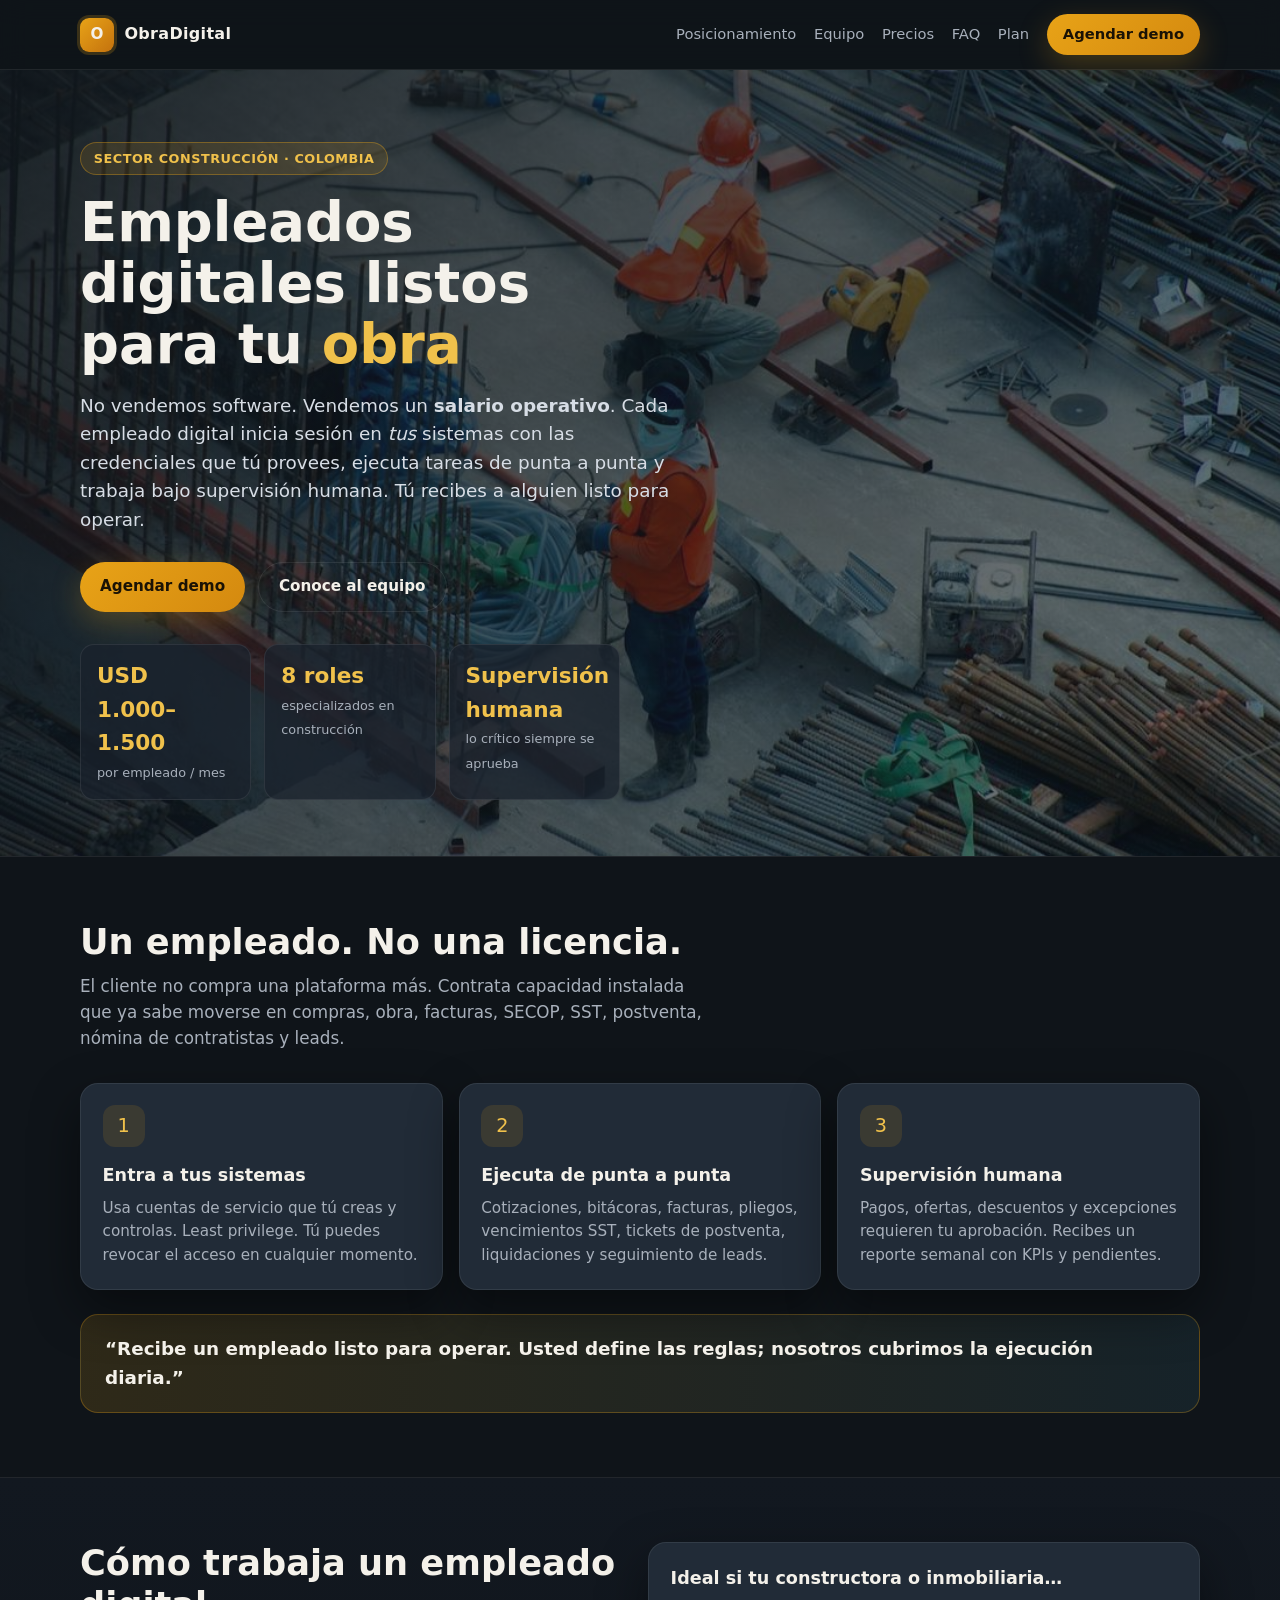
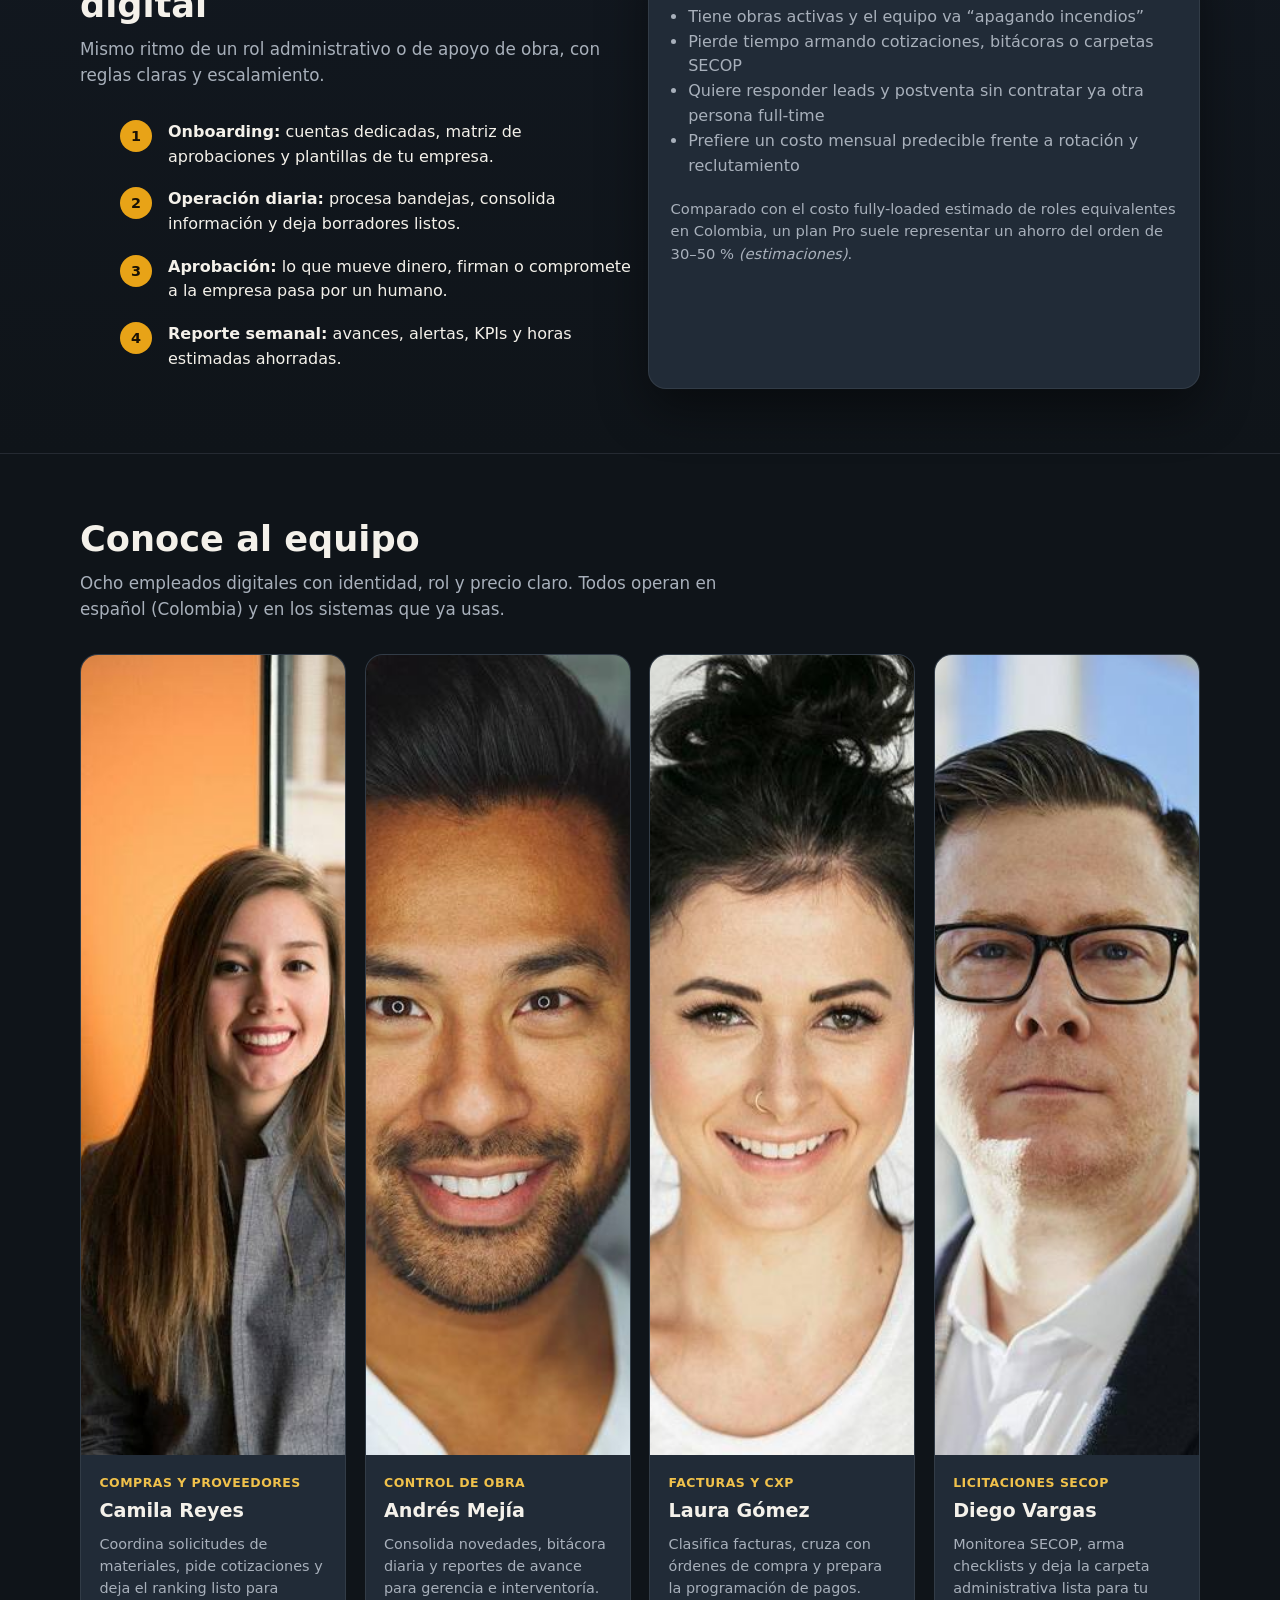
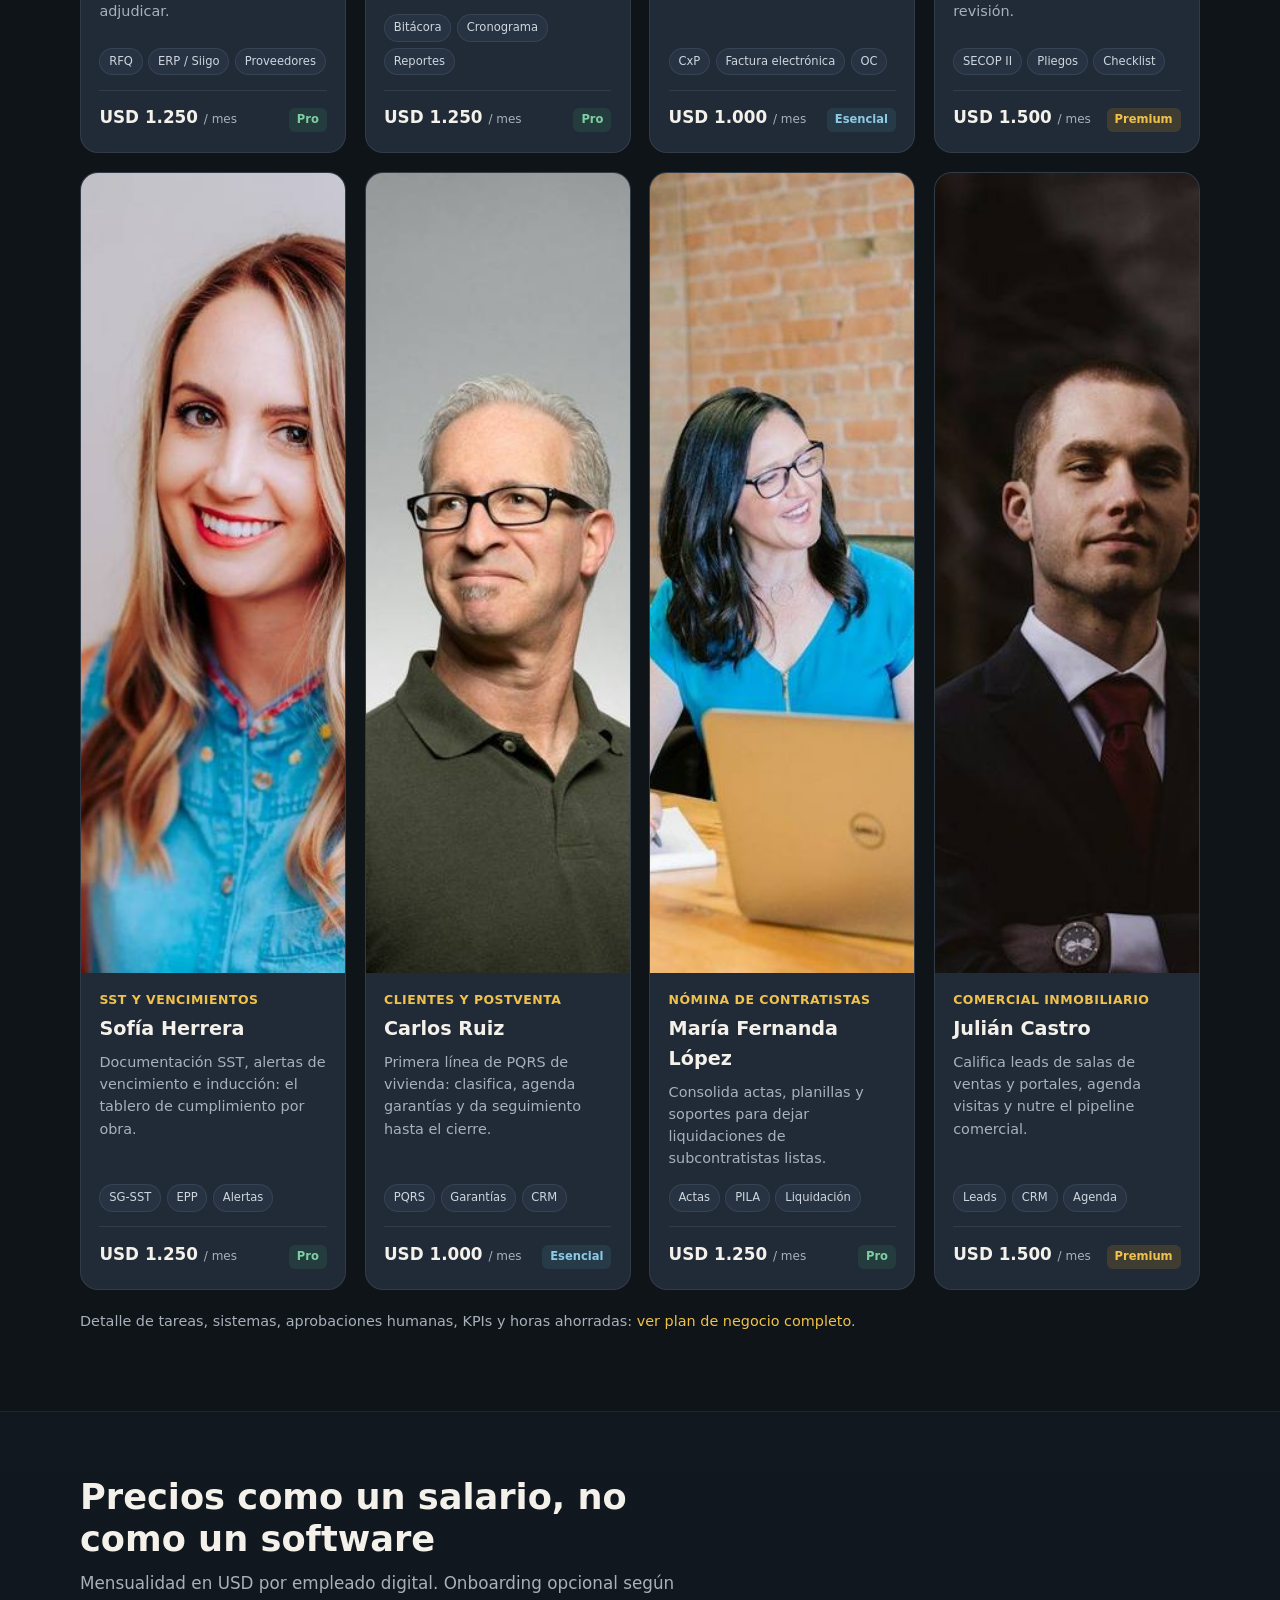
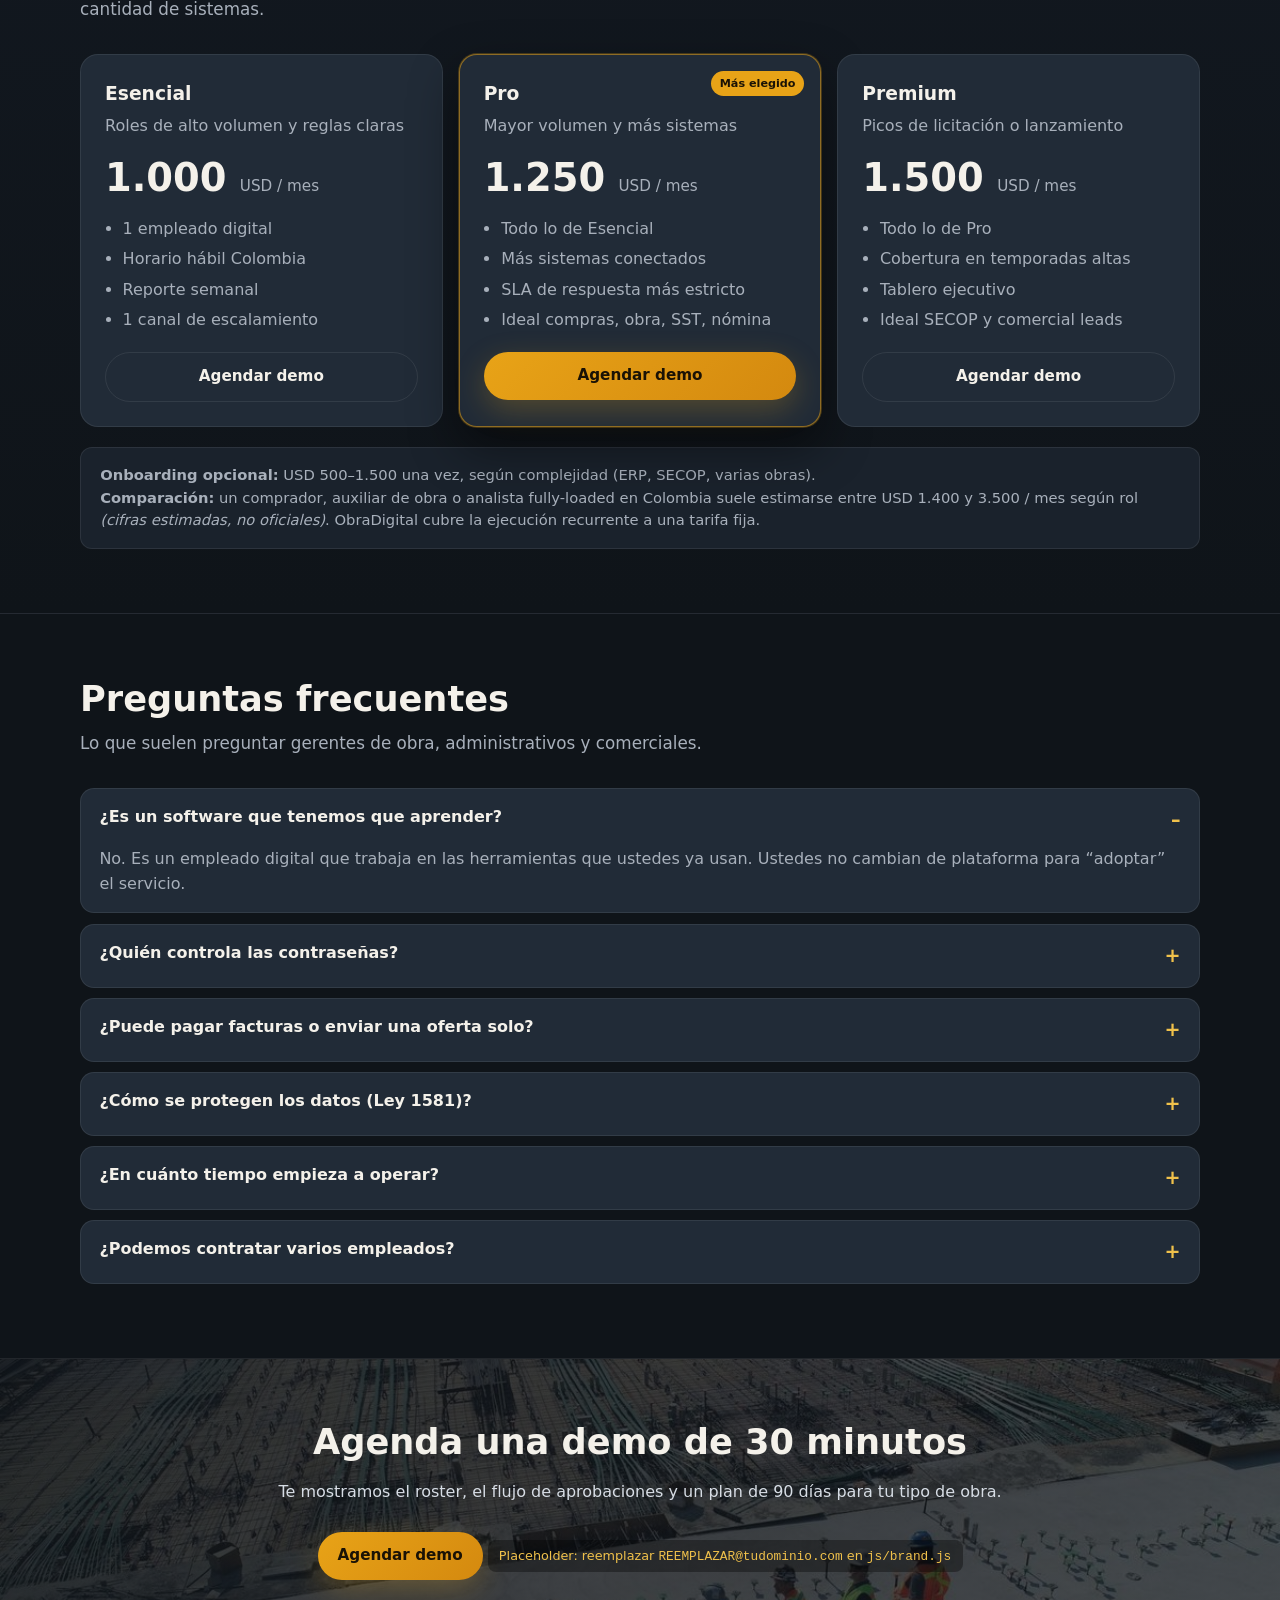
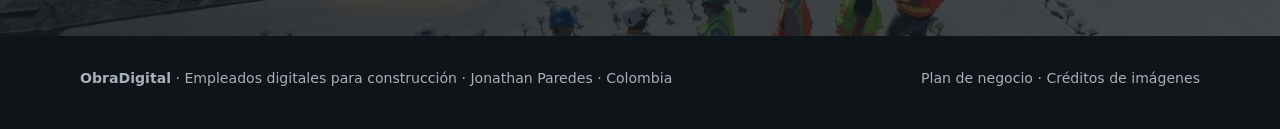
<file: index.html>
<!DOCTYPE html>
<html lang="es-CO">
<head>
  <meta charset="UTF-8" />
  <meta name="viewport" content="width=device-width, initial-scale=1" />
  <meta name="description" content="ObraDigital — Empleados digitales para constructoras e inmobiliarias en Colombia. Un salario operativo, no una licencia de software." />
  <title>ObraDigital — Empleados digitales para construcción</title>
  <link rel="stylesheet" href="css/styles.css" />
  <link rel="icon" href="data:image/svg+xml,%3Csvg xmlns='http://www.w3.org/2000/svg' viewBox='0 0 32 32'%3E%3Crect fill='%23e8a317' width='32' height='32' rx='8'/%3E%3Ctext x='16' y='22' text-anchor='middle' font-size='16' font-family='sans-serif' font-weight='700' fill='%231a1205'%3EO%3C/text%3E%3C/svg%3E" />
</head>
<body>
  <header class="nav">
    <div class="container nav-inner">
      <a class="logo" href="index.html">
        <span class="logo-mark">O</span>
        <span data-brand>ObraDigital</span>
      </a>
      <nav class="nav-links">
        <a class="hide-sm" href="#posicionamiento">Posicionamiento</a>
        <a href="#equipo">Equipo</a>
        <a href="#precios">Precios</a>
        <a class="hide-sm" href="#faq">FAQ</a>
        <a class="hide-sm" href="plan.html">Plan</a>
        <a class="btn btn-primary btn-sm" data-mailto data-label="Agendar demo" href="mailto:REEMPLAZAR@tudominio.com">Agendar demo</a>
      </nav>
    </div>
  </header>

  <section class="hero">
    <div class="hero-bg" aria-hidden="true"></div>
    <div class="container">
      <div class="eyebrow">Sector construcción · Colombia</div>
      <h1>Empleados digitales listos para tu <span>obra</span></h1>
      <p class="hero-lead">
        No vendemos software. Vendemos un <strong>salario operativo</strong>.
        Cada empleado digital inicia sesión en <em>tus</em> sistemas con las credenciales que tú provees,
        ejecuta tareas de punta a punta y trabaja bajo supervisión humana. Tú recibes a alguien listo para operar.
      </p>
      <div class="hero-cta">
        <a class="btn btn-primary" data-mailto href="mailto:REEMPLAZAR@tudominio.com">Agendar demo</a>
        <a class="btn btn-ghost" href="#equipo">Conoce al equipo</a>
      </div>
      <div class="hero-stats">
        <div class="stat"><strong>USD 1.000–1.500</strong><span>por empleado / mes</span></div>
        <div class="stat"><strong>8 roles</strong><span>especializados en construcción</span></div>
        <div class="stat"><strong>Supervisión humana</strong><span>lo crítico siempre se aprueba</span></div>
      </div>
    </div>
  </section>

  <section class="section" id="posicionamiento">
    <div class="container">
      <div class="section-head">
        <h2>Un empleado. No una licencia.</h2>
        <p>El cliente no compra una plataforma más. Contrata capacidad instalada que ya sabe moverse en compras, obra, facturas, SECOP, SST, postventa, nómina de contratistas y leads.</p>
      </div>
      <div class="grid-3">
        <article class="card">
          <div class="icon">1</div>
          <h3>Entra a tus sistemas</h3>
          <p>Usa cuentas de servicio que tú creas y controlas. Least privilege. Tú puedes revocar el acceso en cualquier momento.</p>
        </article>
        <article class="card">
          <div class="icon">2</div>
          <h3>Ejecuta de punta a punta</h3>
          <p>Cotizaciones, bitácoras, facturas, pliegos, vencimientos SST, tickets de postventa, liquidaciones y seguimiento de leads.</p>
        </article>
        <article class="card">
          <div class="icon">3</div>
          <h3>Supervisión humana</h3>
          <p>Pagos, ofertas, descuentos y excepciones requieren tu aprobación. Recibes un reporte semanal con KPIs y pendientes.</p>
        </article>
      </div>
      <div class="pitch-banner">
        “Recibe un empleado listo para operar. Usted define las reglas; nosotros cubrimos la ejecución diaria.”
      </div>
    </div>
  </section>

  <section class="section section-alt" id="como">
    <div class="container">
      <div class="grid-2">
        <div>
          <div class="section-head">
            <h2>Cómo trabaja un empleado digital</h2>
            <p>Mismo ritmo de un rol administrativo o de apoyo de obra, con reglas claras y escalamiento.</p>
          </div>
          <ol class="how-steps">
            <li><strong>Onboarding:</strong> cuentas dedicadas, matriz de aprobaciones y plantillas de tu empresa.</li>
            <li><strong>Operación diaria:</strong> procesa bandejas, consolida información y deja borradores listos.</li>
            <li><strong>Aprobación:</strong> lo que mueve dinero, firman o compromete a la empresa pasa por un humano.</li>
            <li><strong>Reporte semanal:</strong> avances, alertas, KPIs y horas estimadas ahorradas.</li>
          </ol>
        </div>
        <div class="card">
          <h3>Ideal si tu constructora o inmobiliaria…</h3>
          <ul style="color:var(--muted);margin:0.8rem 0 0;padding-left:1.1rem">
            <li>Tiene obras activas y el equipo va “apagando incendios”</li>
            <li>Pierde tiempo armando cotizaciones, bitácoras o carpetas SECOP</li>
            <li>Quiere responder leads y postventa sin contratar ya otra persona full-time</li>
            <li>Prefiere un costo mensual predecible frente a rotación y reclutamiento</li>
          </ul>
          <p style="margin:1.2rem 0 0;color:var(--muted);font-size:0.92rem">
            Comparado con el costo fully-loaded estimado de roles equivalentes en Colombia,
            un plan Pro suele representar un ahorro del orden de 30–50 % <em>(estimaciones)</em>.
          </p>
        </div>
      </div>
    </div>
  </section>

  <section class="section" id="equipo">
    <div class="container">
      <div class="section-head">
        <h2>Conoce al equipo</h2>
        <p>Ocho empleados digitales con identidad, rol y precio claro. Todos operan en español (Colombia) y en los sistemas que ya usas.</p>
      </div>
      <div class="team-grid">

        <article class="person" id="camila">
          <img class="person-photo" src="images/empleados/camila-compras.jpg" width="800" height="800" alt="Camila Reyes, Coordinadora de Compras y Cotizaciones" loading="lazy" />
          <div class="person-body">
            <div class="person-role">Compras y proveedores</div>
            <h3>Camila Reyes</h3>
            <p class="blurb">Coordina solicitudes de materiales, pide cotizaciones y deja el ranking listo para adjudicar.</p>
            <div class="chips">
              <span class="chip">RFQ</span><span class="chip">ERP / Siigo</span><span class="chip">Proveedores</span>
            </div>
            <div class="person-meta">
              <div class="price">USD 1.250 <small>/ mes</small></div>
              <span class="plan-tag">Pro</span>
            </div>
          </div>
        </article>

        <article class="person" id="andres">
          <img class="person-photo" src="images/empleados/andres-control.jpg" width="800" height="800" alt="Andrés Mejía, Control de Obra" loading="lazy" />
          <div class="person-body">
            <div class="person-role">Control de obra</div>
            <h3>Andrés Mejía</h3>
            <p class="blurb">Consolida novedades, bitácora diaria y reportes de avance para gerencia e interventoría.</p>
            <div class="chips">
              <span class="chip">Bitácora</span><span class="chip">Cronograma</span><span class="chip">Reportes</span>
            </div>
            <div class="person-meta">
              <div class="price">USD 1.250 <small>/ mes</small></div>
              <span class="plan-tag">Pro</span>
            </div>
          </div>
        </article>

        <article class="person" id="laura">
          <img class="person-photo" src="images/empleados/laura-facturas.jpg" width="800" height="800" alt="Laura Gómez, Gestora de Facturas" loading="lazy" />
          <div class="person-body">
            <div class="person-role">Facturas y CxP</div>
            <h3>Laura Gómez</h3>
            <p class="blurb">Clasifica facturas, cruza con órdenes de compra y prepara la programación de pagos.</p>
            <div class="chips">
              <span class="chip">CxP</span><span class="chip">Factura electrónica</span><span class="chip">OC</span>
            </div>
            <div class="person-meta">
              <div class="price">USD 1.000 <small>/ mes</small></div>
              <span class="plan-tag esencial">Esencial</span>
            </div>
          </div>
        </article>

        <article class="person" id="diego">
          <img class="person-photo" src="images/empleados/diego-licitaciones.jpg" width="800" height="800" alt="Diego Vargas, Asistente de Licitaciones" loading="lazy" />
          <div class="person-body">
            <div class="person-role">Licitaciones SECOP</div>
            <h3>Diego Vargas</h3>
            <p class="blurb">Monitorea SECOP, arma checklists y deja la carpeta administrativa lista para tu revisión.</p>
            <div class="chips">
              <span class="chip">SECOP II</span><span class="chip">Pliegos</span><span class="chip">Checklist</span>
            </div>
            <div class="person-meta">
              <div class="price">USD 1.500 <small>/ mes</small></div>
              <span class="plan-tag premium">Premium</span>
            </div>
          </div>
        </article>

        <article class="person" id="sofia">
          <img class="person-photo" src="images/empleados/sofia-sst.jpg" width="800" height="800" alt="Sofía Herrera, SST" loading="lazy" />
          <div class="person-body">
            <div class="person-role">SST y vencimientos</div>
            <h3>Sofía Herrera</h3>
            <p class="blurb">Documentación SST, alertas de vencimiento e inducción: el tablero de cumplimiento por obra.</p>
            <div class="chips">
              <span class="chip">SG-SST</span><span class="chip">EPP</span><span class="chip">Alertas</span>
            </div>
            <div class="person-meta">
              <div class="price">USD 1.250 <small>/ mes</small></div>
              <span class="plan-tag">Pro</span>
            </div>
          </div>
        </article>

        <article class="person" id="carlos">
          <img class="person-photo" src="images/empleados/carlos-postventa.jpg" width="800" height="800" alt="Carlos Ruiz, Postventa" loading="lazy" />
          <div class="person-body">
            <div class="person-role">Clientes y postventa</div>
            <h3>Carlos Ruiz</h3>
            <p class="blurb">Primera línea de PQRS de vivienda: clasifica, agenda garantías y da seguimiento hasta el cierre.</p>
            <div class="chips">
              <span class="chip">PQRS</span><span class="chip">Garantías</span><span class="chip">CRM</span>
            </div>
            <div class="person-meta">
              <div class="price">USD 1.000 <small>/ mes</small></div>
              <span class="plan-tag esencial">Esencial</span>
            </div>
          </div>
        </article>

        <article class="person" id="maria">
          <img class="person-photo" src="images/empleados/maria-nomina.jpg" width="800" height="800" alt="María Fernanda López, Nómina de contratistas" loading="lazy" />
          <div class="person-body">
            <div class="person-role">Nómina de contratistas</div>
            <h3>María Fernanda López</h3>
            <p class="blurb">Consolida actas, planillas y soportes para dejar liquidaciones de subcontratistas listas.</p>
            <div class="chips">
              <span class="chip">Actas</span><span class="chip">PILA</span><span class="chip">Liquidación</span>
            </div>
            <div class="person-meta">
              <div class="price">USD 1.250 <small>/ mes</small></div>
              <span class="plan-tag">Pro</span>
            </div>
          </div>
        </article>

        <article class="person" id="julian">
          <img class="person-photo" src="images/empleados/julian-comercial.jpg" width="800" height="800" alt="Julián Castro, Comercial inmobiliario" loading="lazy" />
          <div class="person-body">
            <div class="person-role">Comercial inmobiliario</div>
            <h3>Julián Castro</h3>
            <p class="blurb">Califica leads de salas de ventas y portales, agenda visitas y nutre el pipeline comercial.</p>
            <div class="chips">
              <span class="chip">Leads</span><span class="chip">CRM</span><span class="chip">Agenda</span>
            </div>
            <div class="person-meta">
              <div class="price">USD 1.500 <small>/ mes</small></div>
              <span class="plan-tag premium">Premium</span>
            </div>
          </div>
        </article>

      </div>
      <p style="margin-top:1.25rem;color:var(--muted);font-size:0.9rem">
        Detalle de tareas, sistemas, aprobaciones humanas, KPIs y horas ahorradas:
        <a href="plan.html">ver plan de negocio completo</a>.
      </p>
    </div>
  </section>

  <section class="section section-alt" id="precios">
    <div class="container">
      <div class="section-head">
        <h2>Precios como un salario, no como un software</h2>
        <p>Mensualidad en USD por empleado digital. Onboarding opcional según cantidad de sistemas.</p>
      </div>
      <div class="pricing-grid">
        <div class="price-card">
          <h3>Esencial</h3>
          <p style="color:var(--muted);margin:0">Roles de alto volumen y reglas claras</p>
          <div class="amount">1.000 <span>USD / mes</span></div>
          <ul>
            <li>1 empleado digital</li>
            <li>Horario hábil Colombia</li>
            <li>Reporte semanal</li>
            <li>1 canal de escalamiento</li>
          </ul>
          <a class="btn btn-ghost" data-mailto href="mailto:REEMPLAZAR@tudominio.com" style="width:100%">Agendar demo</a>
        </div>
        <div class="price-card featured">
          <span class="badge">Más elegido</span>
          <h3>Pro</h3>
          <p style="color:var(--muted);margin:0">Mayor volumen y más sistemas</p>
          <div class="amount">1.250 <span>USD / mes</span></div>
          <ul>
            <li>Todo lo de Esencial</li>
            <li>Más sistemas conectados</li>
            <li>SLA de respuesta más estricto</li>
            <li>Ideal compras, obra, SST, nómina</li>
          </ul>
          <a class="btn btn-primary" data-mailto href="mailto:REEMPLAZAR@tudominio.com" style="width:100%">Agendar demo</a>
        </div>
        <div class="price-card">
          <h3>Premium</h3>
          <p style="color:var(--muted);margin:0">Picos de licitación o lanzamiento</p>
          <div class="amount">1.500 <span>USD / mes</span></div>
          <ul>
            <li>Todo lo de Pro</li>
            <li>Cobertura en temporadas altas</li>
            <li>Tablero ejecutivo</li>
            <li>Ideal SECOP y comercial leads</li>
          </ul>
          <a class="btn btn-ghost" data-mailto href="mailto:REEMPLAZAR@tudominio.com" style="width:100%">Agendar demo</a>
        </div>
      </div>
      <div class="compare-note">
        <strong>Onboarding opcional:</strong> USD 500–1.500 una vez, según complejidad (ERP, SECOP, varias obras).<br />
        <strong>Comparación:</strong> un comprador, auxiliar de obra o analista fully-loaded en Colombia suele estimarse entre USD 1.400 y 3.500 / mes según rol
        <em>(cifras estimadas, no oficiales)</em>. ObraDigital cubre la ejecución recurrente a una tarifa fija.
      </div>
    </div>
  </section>

  <section class="section" id="faq">
    <div class="container">
      <div class="section-head">
        <h2>Preguntas frecuentes</h2>
        <p>Lo que suelen preguntar gerentes de obra, administrativos y comerciales.</p>
      </div>
      <div class="faq">
        <details open>
          <summary>¿Es un software que tenemos que aprender?</summary>
          <p>No. Es un empleado digital que trabaja en las herramientas que ustedes ya usan. Ustedes no cambian de plataforma para “adoptar” el servicio.</p>
        </details>
        <details>
          <summary>¿Quién controla las contraseñas?</summary>
          <p>Ustedes. Se crean cuentas de servicio dedicadas con el mínimo privilegio necesario. Pueden revocar el acceso cuando quieran.</p>
        </details>
        <details>
          <summary>¿Puede pagar facturas o enviar una oferta solo?</summary>
          <p>No. Pagos, envío de ofertas, descuentos y compromisos contractuales requieren aprobación humana explícita.</p>
        </details>
        <details>
          <summary>¿Cómo se protegen los datos (Ley 1581)?</summary>
          <p>El servicio opera como encargado del tratamiento para las finalidades del contrato. Acceso mínimo, bitácora de acciones y devolución o destrucción de accesos al terminar. El detalle va en el acuerdo de tratamiento de datos.</p>
        </details>
        <details>
          <summary>¿En cuánto tiempo empieza a operar?</summary>
          <p>El onboarding típico toma de unos días a un par de semanas según cantidad de sistemas. Incluye prueba controlada antes del go-live.</p>
        </details>
        <details>
          <summary>¿Podemos contratar varios empleados?</summary>
          <p>Sí. Muchas constructoras empiezan con Compras + Facturas o Bitácora + Postventa y luego suman SECOP o Comercial. Hay condiciones por paquete.</p>
        </details>
      </div>
    </div>
  </section>

  <section class="cta-band" id="contacto">
    <div class="container">
      <h2>Agenda una demo de 30 minutos</h2>
      <p>Te mostramos el roster, el flujo de aprobaciones y un plan de 90 días para tu tipo de obra.</p>
      <a class="btn btn-primary" data-mailto href="mailto:REEMPLAZAR@tudominio.com">Agendar demo</a>
      <div class="email-warn">Placeholder: reemplazar <code>REEMPLAZAR@tudominio.com</code> en <code>js/brand.js</code></div>
    </div>
  </section>

  <footer>
    <div class="container footer-inner">
      <div>
        <strong data-brand>ObraDigital</strong> · Empleados digitales para construcción ·
        <span data-owner>Jonathan Paredes</span> · Colombia
      </div>
      <div>
        <a href="plan.html">Plan de negocio</a> ·
        <a href="creditos.html">Créditos de imágenes</a>
      </div>
    </div>
  </footer>

  <script src="js/brand.js"></script>
</body>
</html>
</file>
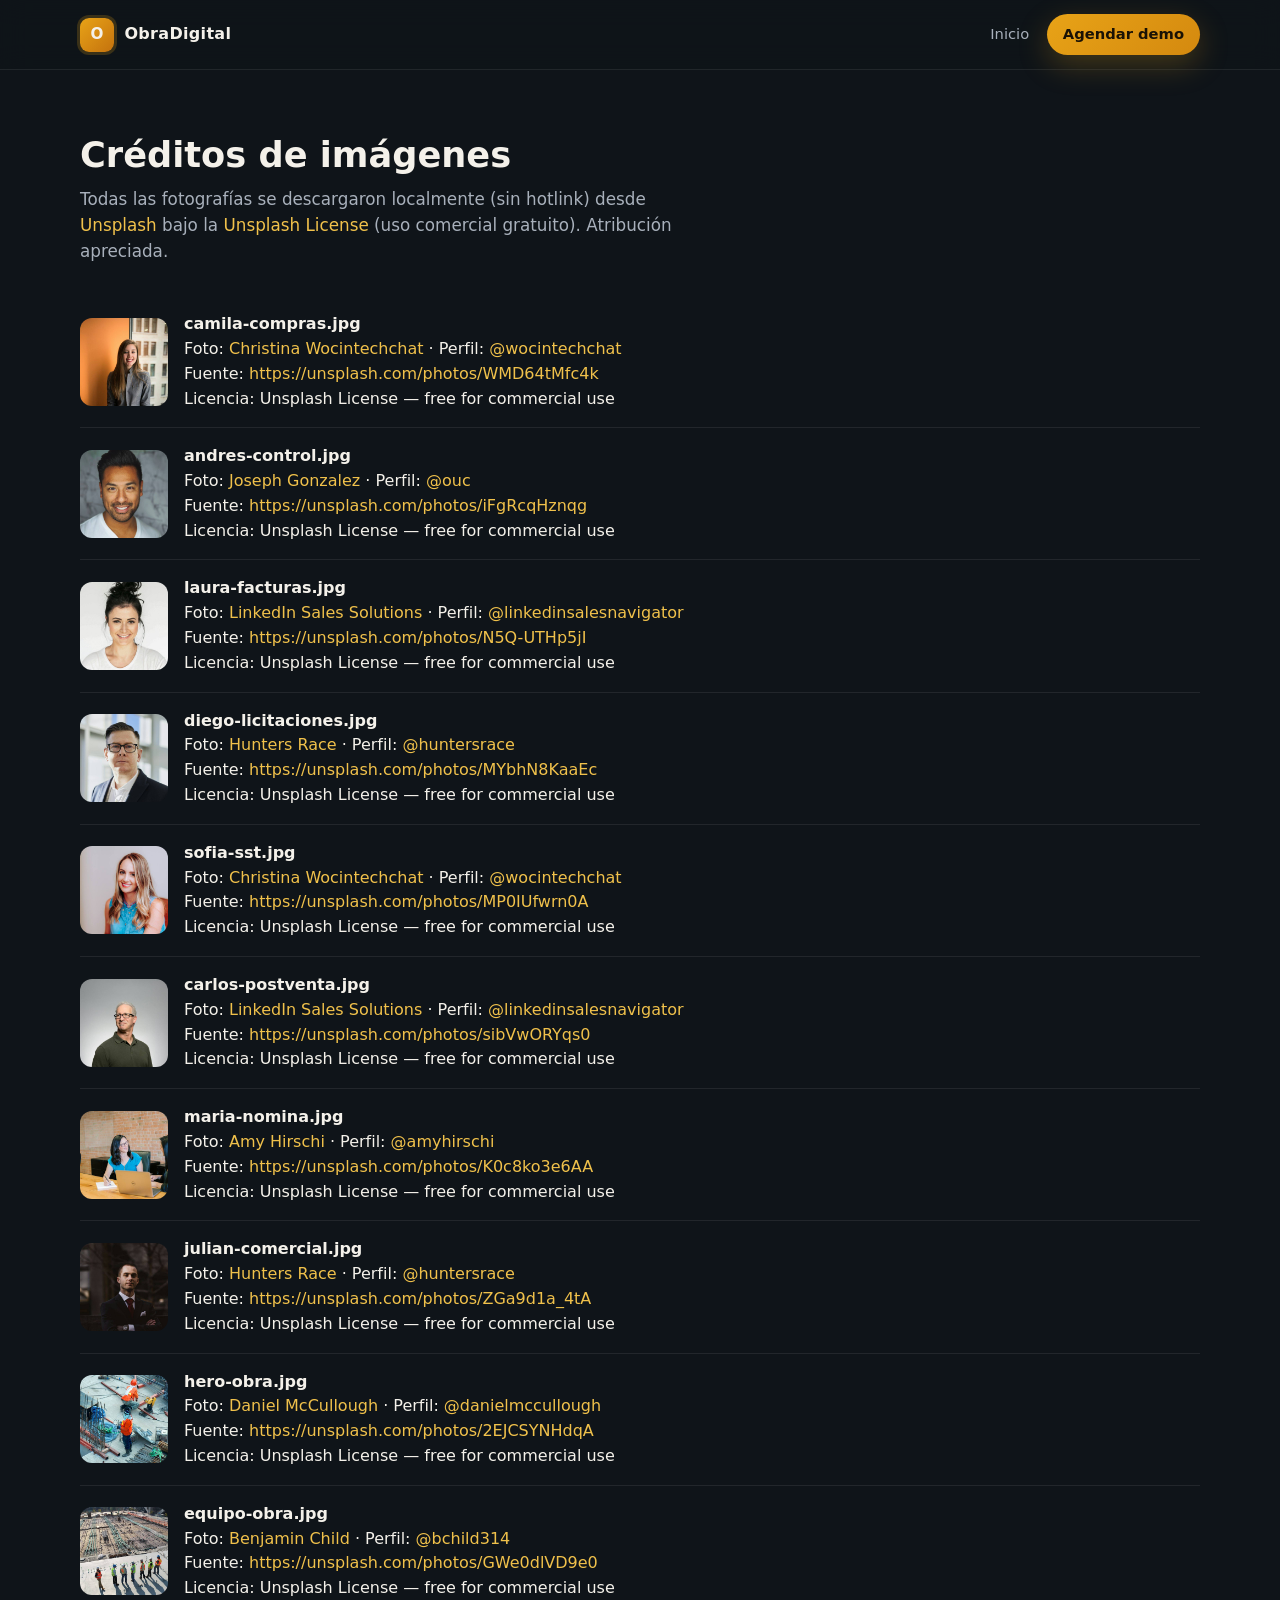
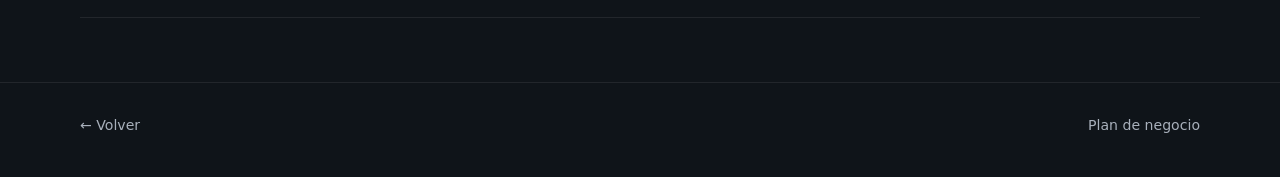
<file: creditos.html>
<!DOCTYPE html>
<html lang="es-CO">
<head>
  <meta charset="UTF-8" />
  <meta name="viewport" content="width=device-width, initial-scale=1" />
  <title>Créditos de imágenes — ObraDigital</title>
  <link rel="stylesheet" href="css/styles.css" />
</head>
<body>
  <header class="nav">
    <div class="container nav-inner">
      <a class="logo" href="index.html">
        <span class="logo-mark">O</span>
        <span data-brand>ObraDigital</span>
      </a>
      <nav class="nav-links">
        <a href="index.html">Inicio</a>
        <a class="btn btn-primary btn-sm" data-mailto href="mailto:REEMPLAZAR@tudominio.com">Agendar demo</a>
      </nav>
    </div>
  </header>

  <section class="section">
    <div class="container">
      <div class="section-head">
        <h2>Créditos de imágenes</h2>
        <p>
          Todas las fotografías se descargaron localmente (sin hotlink) desde
          <a href="https://unsplash.com" rel="noopener" target="_blank">Unsplash</a>
          bajo la <a href="https://unsplash.com/license" rel="noopener" target="_blank">Unsplash License</a>
          (uso comercial gratuito). Atribución apreciada.
        </p>
      </div>
      <ul class="credits-list" id="credits"></ul>
    </div>
  </section>

  <footer>
    <div class="container footer-inner">
      <div><a href="index.html">← Volver</a></div>
      <div><a href="plan.html">Plan de negocio</a></div>
    </div>
  </footer>

  <script src="js/brand.js"></script>
  <script>
    const folder = (f) => f.startsWith("hero") || f.startsWith("equipo") ? "hero" : "empleados";
    fetch("credits.json")
      .then(r => r.json())
      .then(items => {
        const ul = document.getElementById("credits");
        ul.innerHTML = items.map(it => `
          <li>
            <img src="images/${folder(it.file)}/${it.file}" alt="Vista previa ${it.file}" width="88" height="88" loading="lazy" />
            <div>
              <strong>${it.file}</strong><br/>
              Foto: <a href="${it.photo_url}" target="_blank" rel="noopener">${it.photographer}</a>
              · Perfil: <a href="${it.photographer_url}" target="_blank" rel="noopener">${it.photographer_url.replace("https://unsplash.com/","")}</a><br/>
              Fuente: <a href="${it.photo_url}" target="_blank" rel="noopener">${it.photo_url}</a><br/>
              Licencia: ${it.license}
            </div>
          </li>`).join("");
      });
  </script>
</body>
</html>
</file>
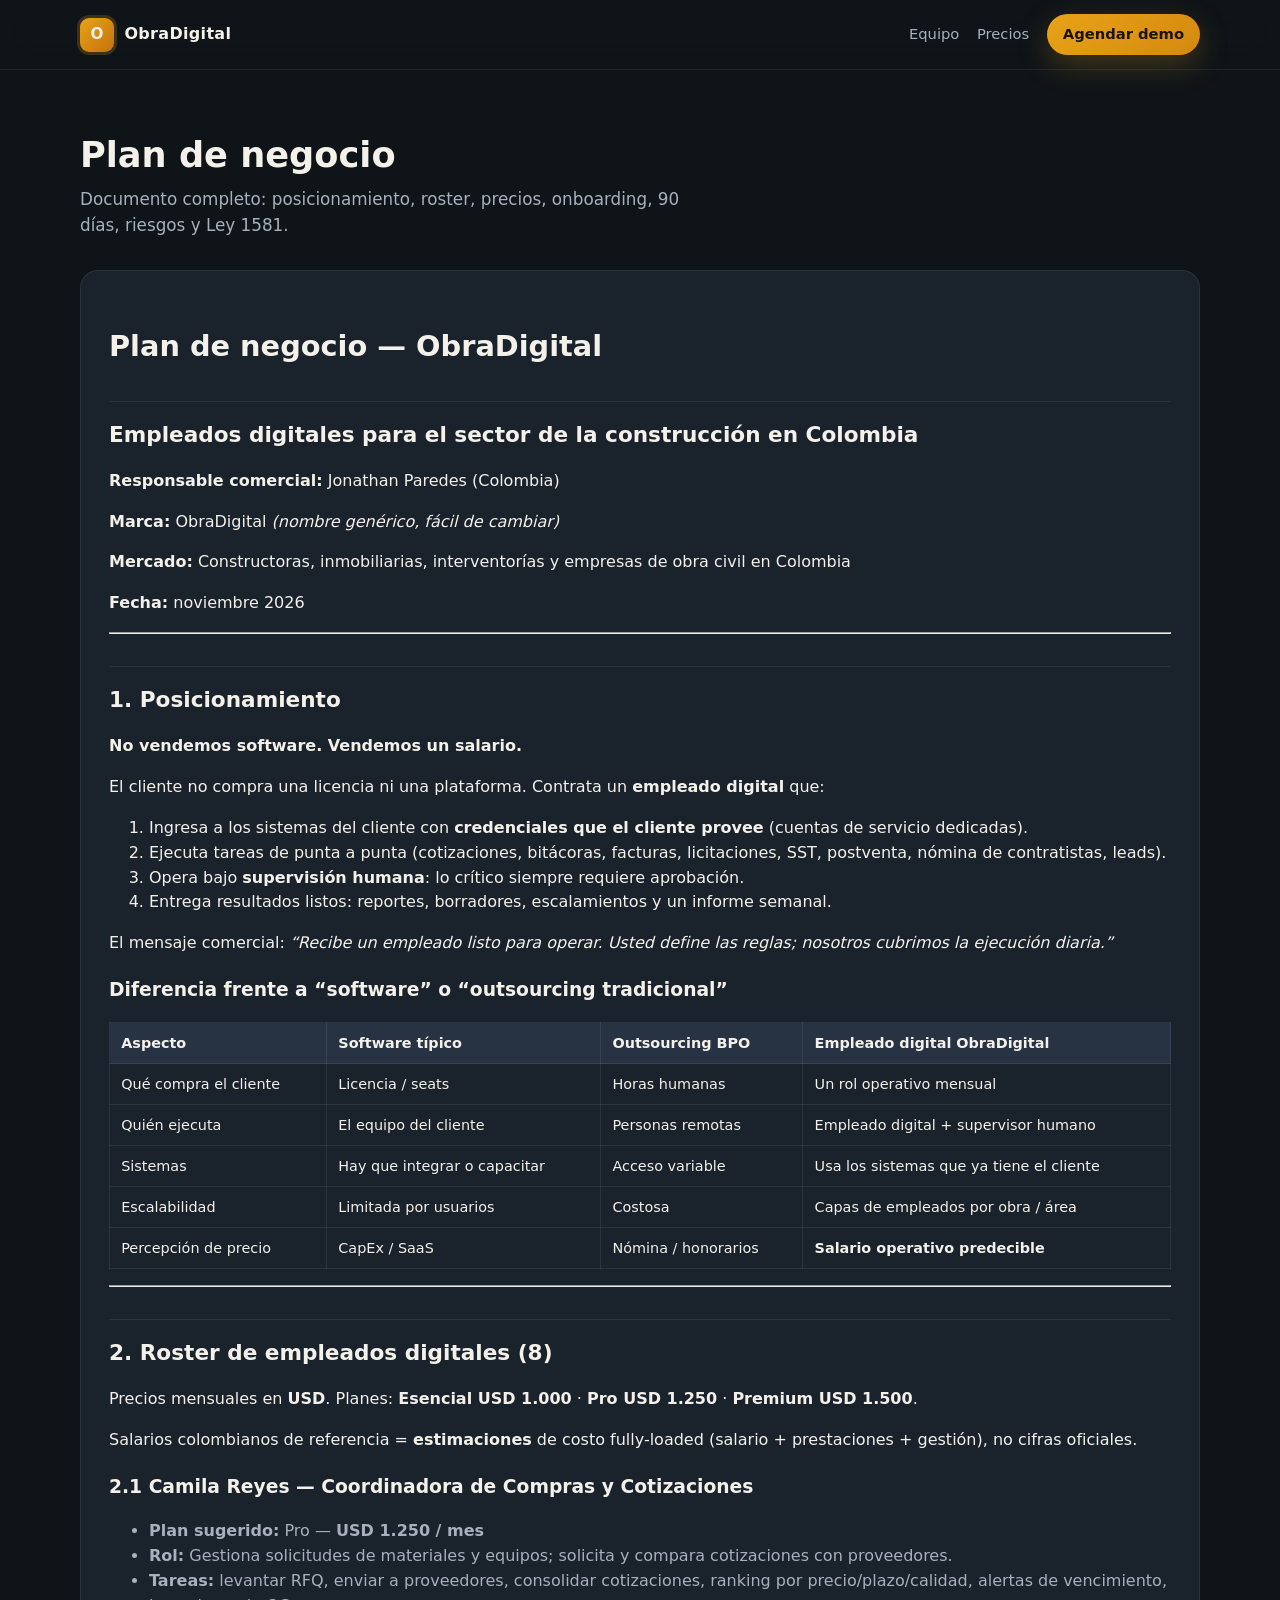
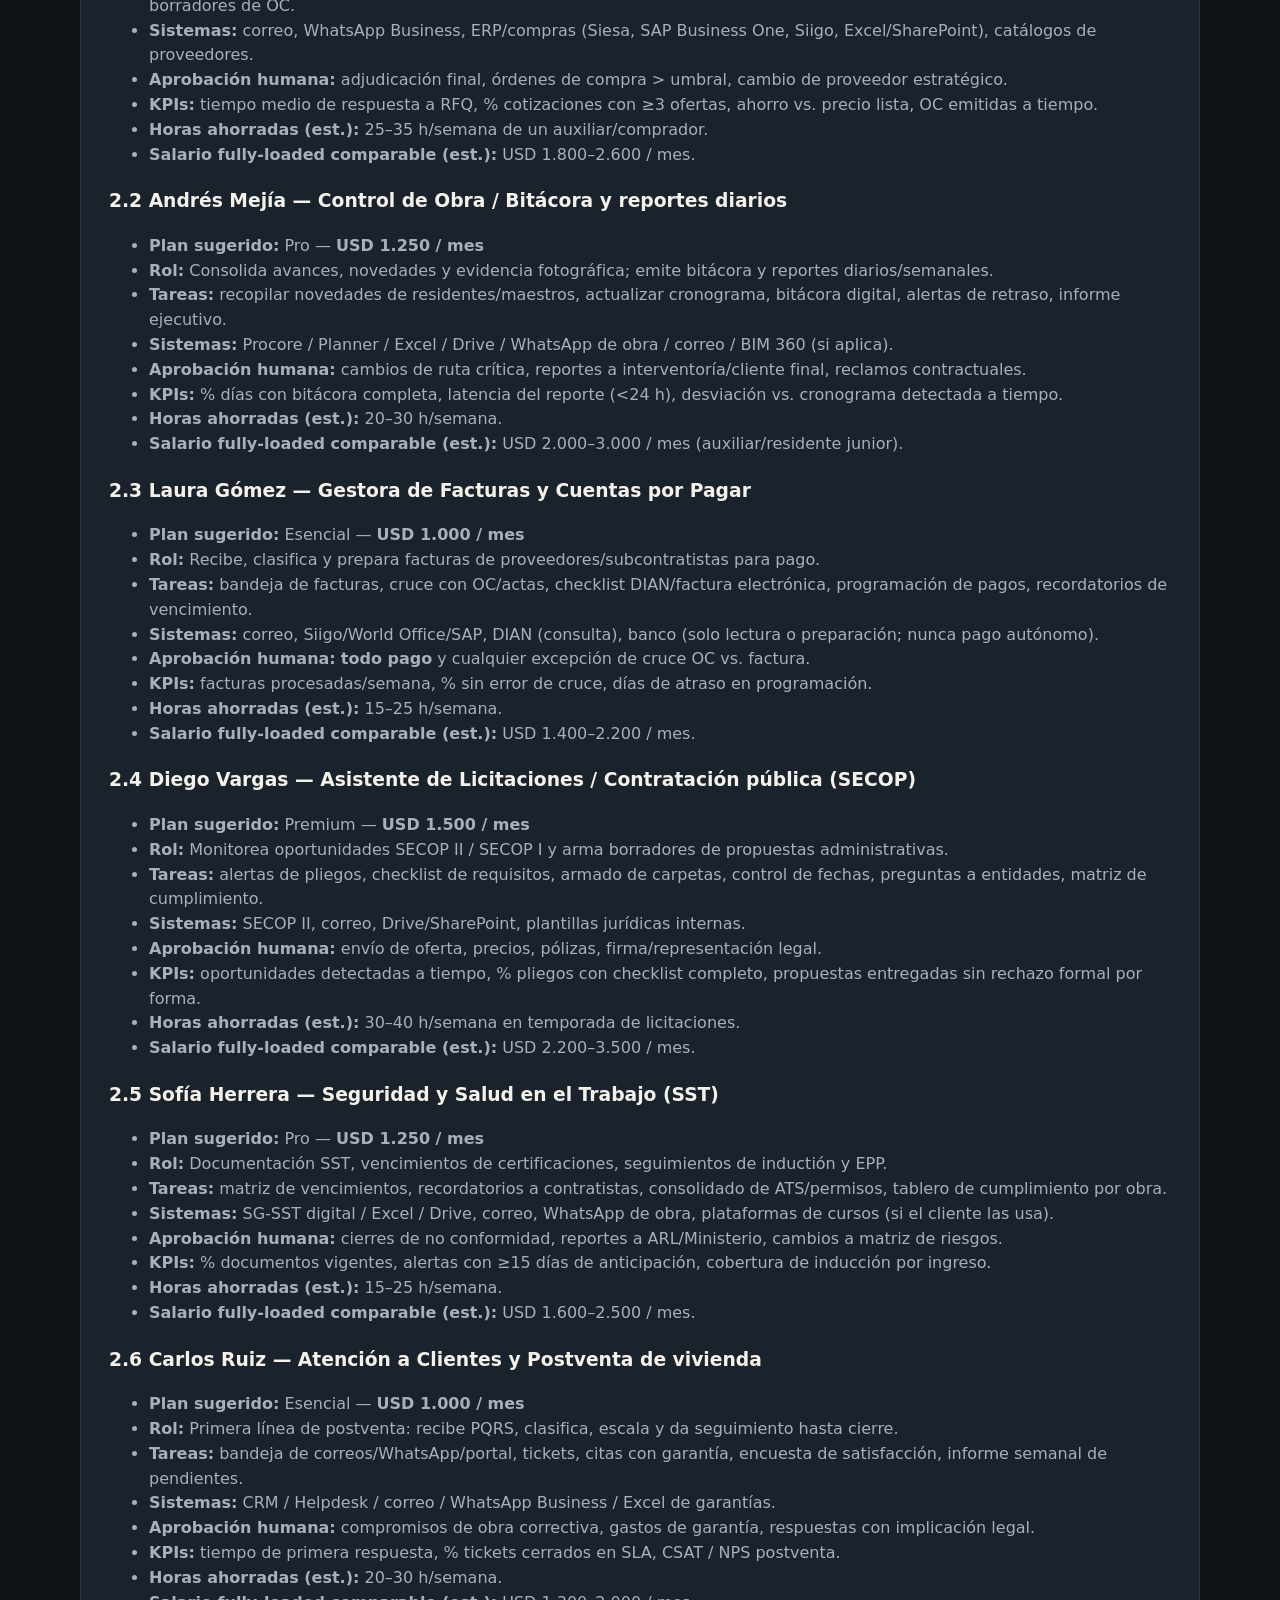
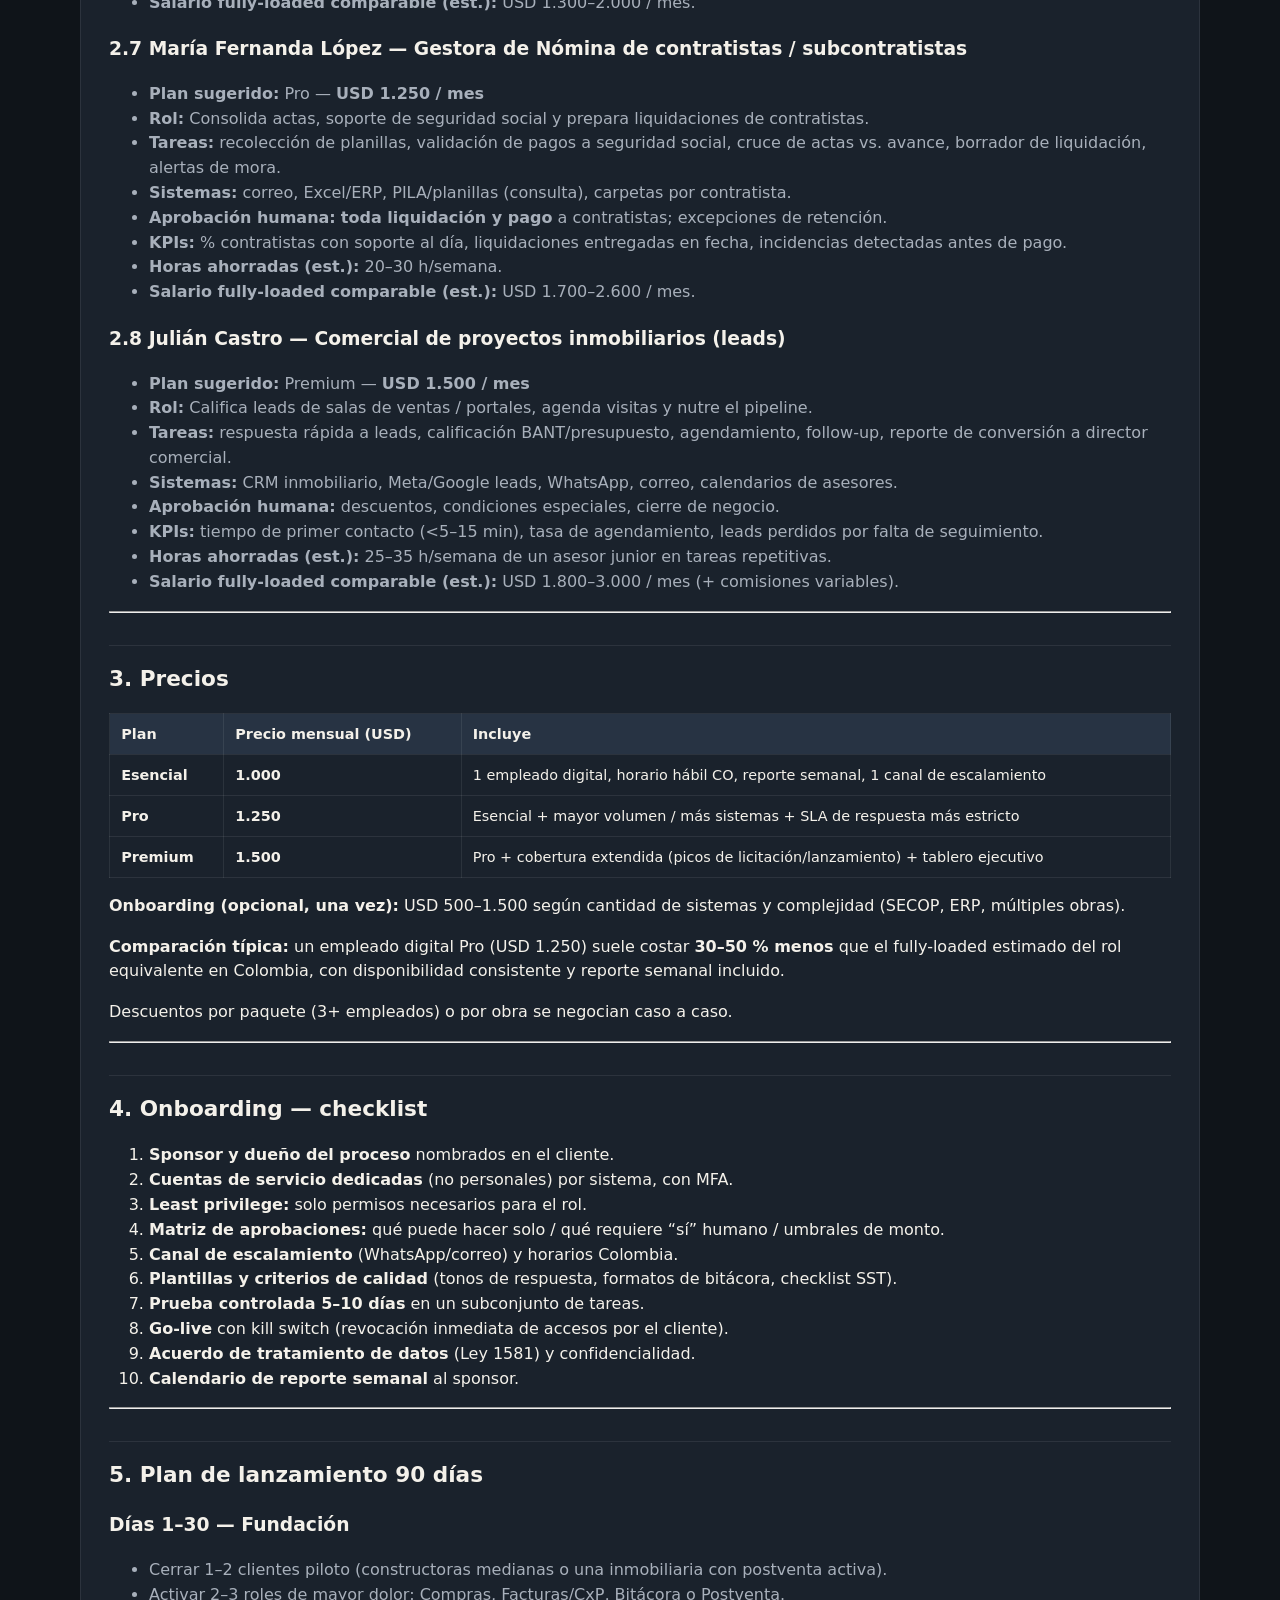
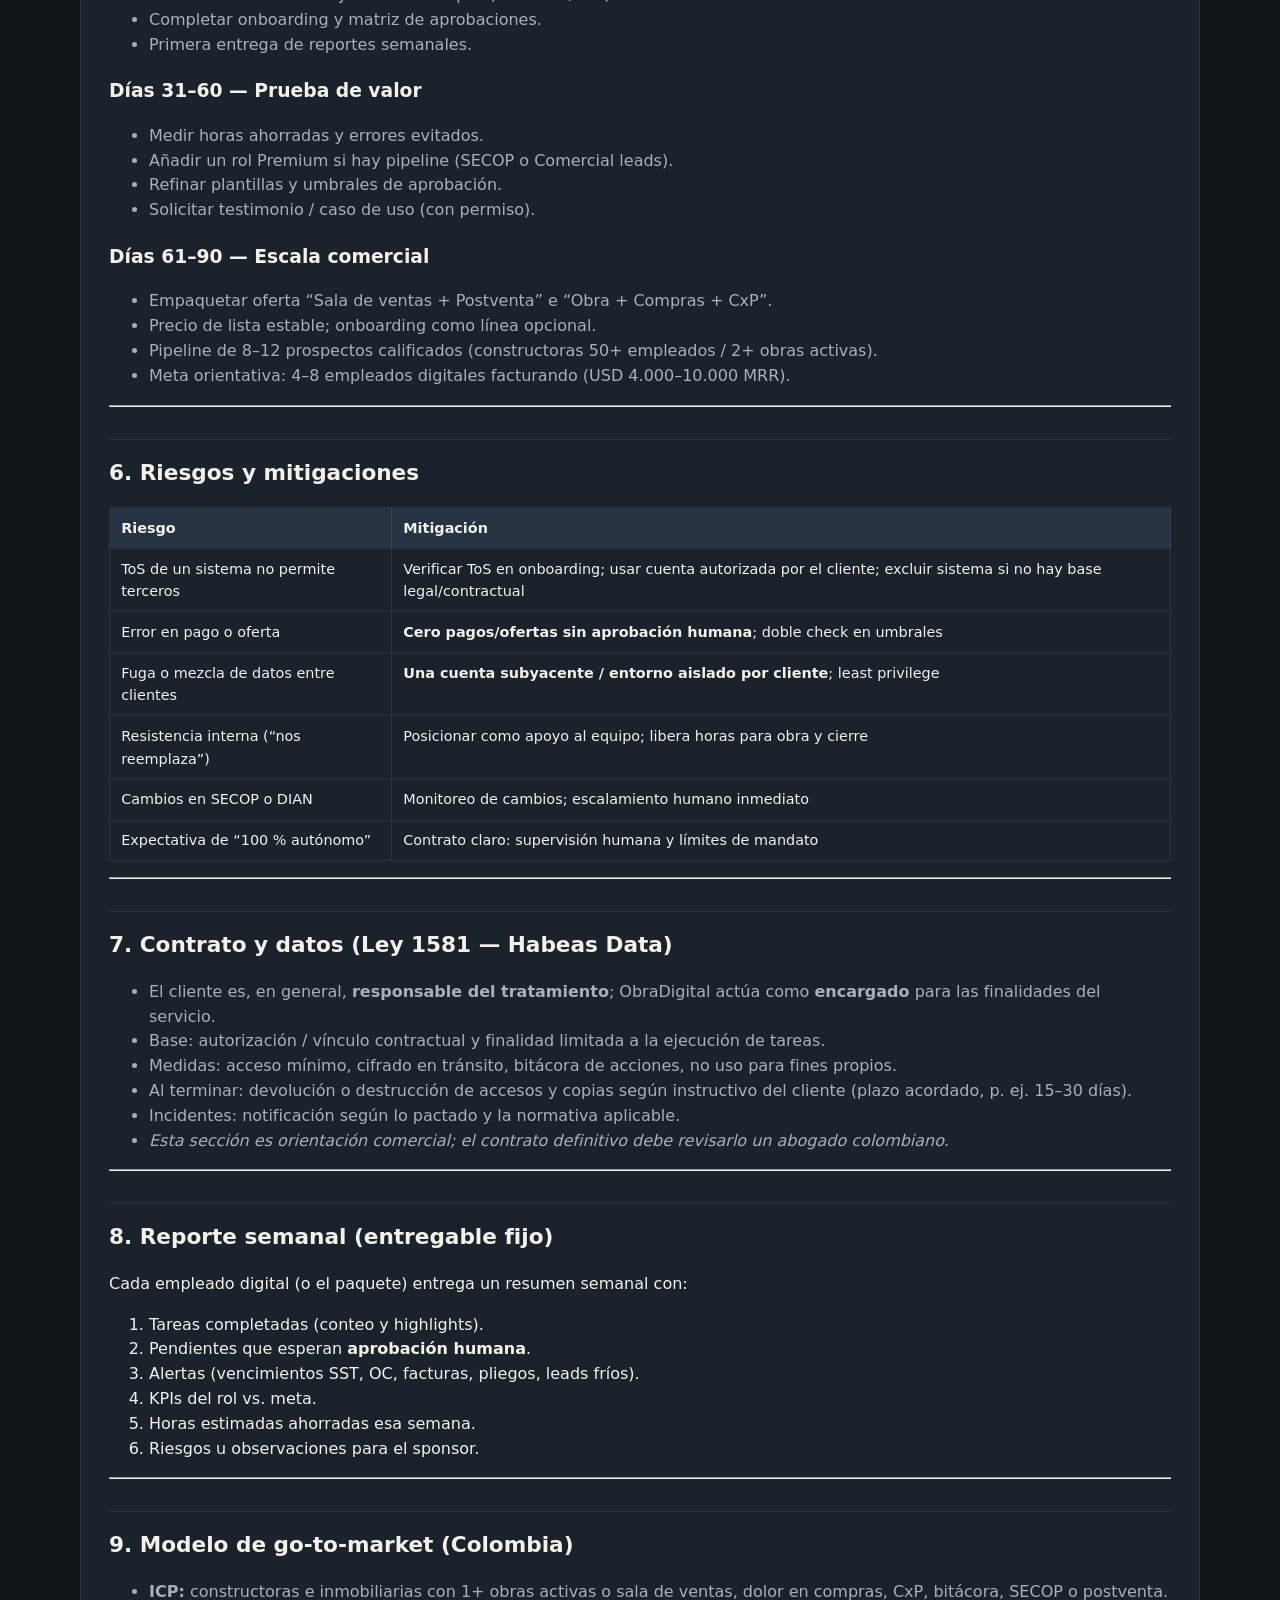
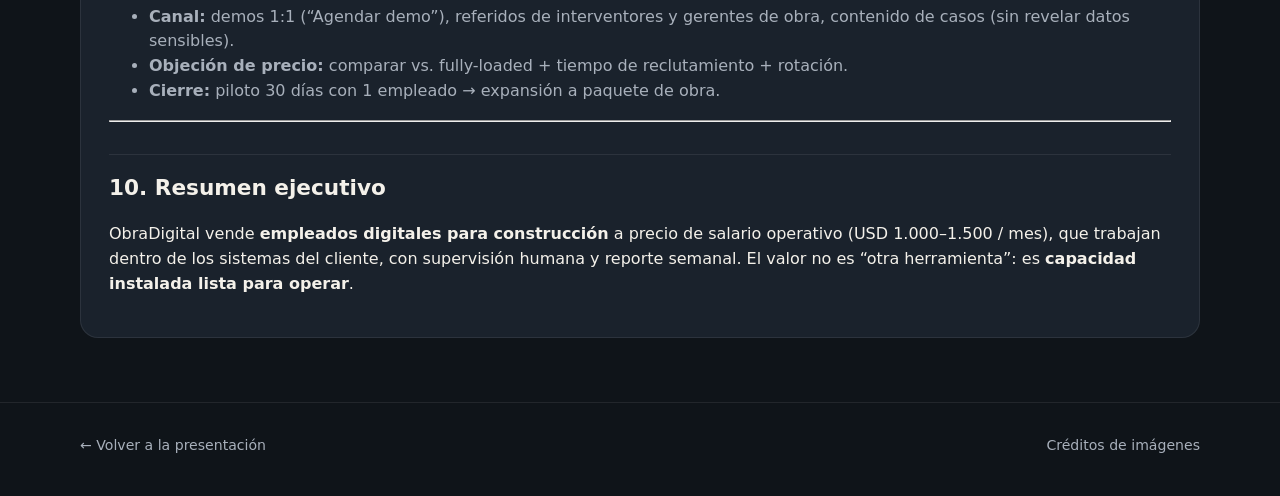
<file: plan.html>
<!DOCTYPE html>
<html lang="es-CO">
<head>
  <meta charset="UTF-8" />
  <meta name="viewport" content="width=device-width, initial-scale=1" />
  <title>Plan de negocio — ObraDigital</title>
  <link rel="stylesheet" href="css/styles.css" />
</head>
<body>
  <header class="nav">
    <div class="container nav-inner">
      <a class="logo" href="index.html">
        <span class="logo-mark">O</span>
        <span data-brand>ObraDigital</span>
      </a>
      <nav class="nav-links">
        <a href="index.html#equipo">Equipo</a>
        <a href="index.html#precios">Precios</a>
        <a class="btn btn-primary btn-sm" data-mailto href="mailto:REEMPLAZAR@tudominio.com">Agendar demo</a>
      </nav>
    </div>
  </header>

  <section class="section">
    <div class="container">
      <div class="section-head">
        <h2>Plan de negocio</h2>
        <p>Documento completo: posicionamiento, roster, precios, onboarding, 90 días, riesgos y Ley 1581.</p>
      </div>
      <article id="plan" class="plan-content">Cargando plan…</article>
    </div>
  </section>

  <footer>
    <div class="container footer-inner">
      <div><a href="index.html">← Volver a la presentación</a></div>
      <div><a href="creditos.html">Créditos de imágenes</a></div>
    </div>
  </footer>

  <script src="js/brand.js"></script>
  <script src="js/markdown.js"></script>
  <script>
    fetch("plan.md")
      .then(r => r.text())
      .then(md => { document.getElementById("plan").innerHTML = window.renderMarkdown(md); })
      .catch(() => { document.getElementById("plan").textContent = "No se pudo cargar plan.md"; });
  </script>
</body>
</html>
</file>
<file: css/styles.css>
:root {
  --brand-name: "ObraDigital";
  --bg: #0f1419;
  --bg-elev: #1a222c;
  --bg-card: #212b37;
  --surface: #273343;
  --text: #f4f1ea;
  --muted: #a8b0bb;
  --accent: #e8a317;
  --accent-2: #f0c14b;
  --safety: #ffcc00;
  --concrete: #8b949e;
  --steel: #4a90a4;
  --success: #3d9a6a;
  --danger: #c45c4a;
  --border: rgba(255,255,255,0.08);
  --shadow: 0 20px 50px rgba(0,0,0,0.45);
  --radius: 18px;
  --font: "Segoe UI", system-ui, -apple-system, Roboto, "Helvetica Neue", Arial, sans-serif;
  --mono: ui-monospace, SFMono-Regular, Menlo, Consolas, monospace;
  --max: 1120px;
}
* { box-sizing: border-box; }
html { scroll-behavior: smooth; }
body {
  margin: 0;
  font-family: var(--font);
  background: var(--bg);
  color: var(--text);
  line-height: 1.55;
  -webkit-font-smoothing: antialiased;
}
img { max-width: 100%; display: block; }
a { color: var(--accent-2); text-decoration: none; }
a:hover { text-decoration: underline; }
.container { width: min(100% - 2rem, var(--max)); margin-inline: auto; }

/* Nav */
.nav {
  position: sticky; top: 0; z-index: 50;
  backdrop-filter: blur(14px);
  background: rgba(15,20,25,0.85);
  border-bottom: 1px solid var(--border);
}
.nav-inner {
  display: flex; align-items: center; justify-content: space-between;
  padding: 0.9rem 0; gap: 1rem;
}
.logo {
  display: flex; align-items: center; gap: 0.65rem;
  font-weight: 800; letter-spacing: 0.02em; color: var(--text);
  text-decoration: none;
}
.logo-mark {
  width: 34px; height: 34px; border-radius: 9px;
  background: linear-gradient(135deg, var(--accent), #c4720e);
  display: grid; place-items: center; font-size: 0.95rem;
  box-shadow: 0 0 0 3px rgba(232,163,23,0.2);
}
.nav-links { display: flex; gap: 1.1rem; flex-wrap: wrap; align-items: center; }
.nav-links a { color: var(--muted); font-size: 0.92rem; text-decoration: none; }
.nav-links a:hover { color: var(--text); }
.btn {
  display: inline-flex; align-items: center; justify-content: center; gap: 0.4rem;
  padding: 0.75rem 1.25rem; border-radius: 999px; border: none; cursor: pointer;
  font-weight: 700; font-size: 0.95rem; text-decoration: none !important;
  transition: transform .15s ease, box-shadow .15s ease, background .15s;
}
.btn:hover { transform: translateY(-1px); }
.btn-primary {
  background: linear-gradient(135deg, var(--accent), #d4890f);
  color: #1a1205 !important;
  box-shadow: 0 10px 30px rgba(232,163,23,0.25);
}
.btn-ghost {
  background: transparent; color: var(--text) !important;
  border: 1px solid var(--border);
}
.btn-sm { padding: 0.55rem 1rem; font-size: 0.85rem; }

/* Hero */
.hero {
  position: relative; overflow: hidden;
  padding: 4.5rem 0 3.5rem;
  border-bottom: 1px solid var(--border);
}
.hero-bg {
  position: absolute; inset: 0;
  background:
    linear-gradient(120deg, rgba(15,20,25,0.92) 0%, rgba(15,20,25,0.72) 45%, rgba(15,20,25,0.55) 100%),
    url("../images/hero/hero-obra.jpg") center/cover no-repeat;
  z-index: 0;
}
.hero .container { position: relative; z-index: 1; }
.eyebrow {
  display: inline-flex; align-items: center; gap: 0.45rem;
  background: rgba(232,163,23,0.12); color: var(--accent-2);
  border: 1px solid rgba(232,163,23,0.35);
  padding: 0.35rem 0.8rem; border-radius: 999px;
  font-size: 0.8rem; font-weight: 700; letter-spacing: 0.04em; text-transform: uppercase;
  margin-bottom: 1.1rem;
}
.hero h1 {
  font-size: clamp(2.1rem, 4.5vw, 3.4rem);
  line-height: 1.12; margin: 0 0 1rem; max-width: 16ch;
}
.hero h1 span { color: var(--accent-2); }
.hero-lead {
  font-size: 1.15rem; color: #d7dde5; max-width: 38rem; margin: 0 0 1.75rem;
}
.hero-cta { display: flex; flex-wrap: wrap; gap: 0.8rem; margin-bottom: 2rem; }
.hero-stats {
  display: grid; grid-template-columns: repeat(3, minmax(0,1fr));
  gap: 0.8rem; max-width: 540px;
}
.stat {
  background: rgba(26,34,44,0.75); border: 1px solid var(--border);
  border-radius: 14px; padding: 0.9rem 1rem;
}
.stat strong { display: block; font-size: 1.35rem; color: var(--accent-2); }
.stat span { font-size: 0.8rem; color: var(--muted); }

/* Sections */
.section { padding: 4rem 0; border-bottom: 1px solid var(--border); }
.section-alt { background: linear-gradient(180deg, #121820 0%, #0f1419 100%); }
.section-head { margin-bottom: 2rem; max-width: 40rem; }
.section-head h2 {
  font-size: clamp(1.6rem, 3vw, 2.2rem); margin: 0 0 0.6rem; line-height: 1.2;
}
.section-head p { margin: 0; color: var(--muted); font-size: 1.05rem; }

/* Positioning cards */
.grid-3 { display: grid; grid-template-columns: repeat(3, 1fr); gap: 1rem; }
.grid-2 { display: grid; grid-template-columns: repeat(2, 1fr); gap: 1rem; }
.card {
  background: var(--bg-card); border: 1px solid var(--border);
  border-radius: var(--radius); padding: 1.35rem; box-shadow: var(--shadow);
}
.card h3 { margin: 0 0 0.5rem; font-size: 1.1rem; }
.card p { margin: 0; color: var(--muted); font-size: 0.95rem; }
.card .icon {
  width: 42px; height: 42px; border-radius: 12px; margin-bottom: 0.9rem;
  display: grid; place-items: center;
  background: rgba(232,163,23,0.12); color: var(--accent-2); font-size: 1.2rem;
}
.pitch-banner {
  margin-top: 1.5rem;
  background: linear-gradient(90deg, rgba(232,163,23,0.15), rgba(74,144,164,0.12));
  border: 1px solid rgba(232,163,23,0.3);
  border-radius: var(--radius); padding: 1.25rem 1.5rem;
  font-size: 1.15rem; font-weight: 650;
}

/* Team */
.team-grid {
  display: grid; grid-template-columns: repeat(auto-fill, minmax(260px, 1fr));
  gap: 1.15rem;
}
.person {
  background: var(--bg-card); border: 1px solid var(--border);
  border-radius: var(--radius); overflow: hidden;
  display: flex; flex-direction: column;
  transition: transform .18s ease, border-color .18s;
}
.person:hover { transform: translateY(-4px); border-color: rgba(232,163,23,0.4); }
.person-photo {
  aspect-ratio: 1/1; object-fit: cover; width: 100%;
  background: var(--surface);
}
.person-body { padding: 1.1rem 1.15rem 1.25rem; flex: 1; display: flex; flex-direction: column; }
.person-role {
  color: var(--accent-2); font-size: 0.78rem; font-weight: 700;
  text-transform: uppercase; letter-spacing: 0.04em; margin-bottom: 0.25rem;
}
.person h3 { margin: 0 0 0.45rem; font-size: 1.2rem; }
.person .blurb { color: var(--muted); font-size: 0.9rem; margin: 0 0 0.9rem; flex: 1; }
.chips { display: flex; flex-wrap: wrap; gap: 0.35rem; margin-bottom: 0.9rem; }
.chip {
  font-size: 0.72rem; padding: 0.25rem 0.55rem; border-radius: 999px;
  background: var(--surface); color: #cfd6de; border: 1px solid var(--border);
}
.person-meta {
  display: flex; justify-content: space-between; align-items: baseline;
  gap: 0.5rem; border-top: 1px solid var(--border); padding-top: 0.85rem;
}
.price { font-weight: 800; color: var(--text); font-size: 1.05rem; }
.price small { color: var(--muted); font-weight: 500; font-size: 0.75rem; }
.plan-tag {
  font-size: 0.72rem; font-weight: 700; padding: 0.2rem 0.5rem; border-radius: 6px;
  background: rgba(61,154,106,0.15); color: #7dcea0;
}
.plan-tag.premium { background: rgba(232,163,23,0.15); color: var(--accent-2); }
.plan-tag.esencial { background: rgba(74,144,164,0.15); color: #8ecae6; }

/* Pricing */
.pricing-grid { display: grid; grid-template-columns: repeat(3, 1fr); gap: 1rem; }
.price-card {
  background: var(--bg-card); border: 1px solid var(--border);
  border-radius: var(--radius); padding: 1.5rem; position: relative;
}
.price-card.featured {
  border-color: rgba(232,163,23,0.55);
  box-shadow: 0 0 0 1px rgba(232,163,23,0.25), var(--shadow);
}
.price-card .badge {
  position: absolute; top: 1rem; right: 1rem;
  background: var(--accent); color: #1a1205; font-size: 0.7rem;
  font-weight: 800; padding: 0.25rem 0.55rem; border-radius: 999px;
}
.price-card h3 { margin: 0 0 0.35rem; }
.price-card .amount {
  font-size: 2.4rem; font-weight: 800; margin: 0.6rem 0;
}
.price-card .amount span { font-size: 0.95rem; color: var(--muted); font-weight: 500; }
.price-card ul { margin: 0 0 1.2rem; padding-left: 1.1rem; color: var(--muted); }
.price-card li { margin: 0.35rem 0; }
.compare-note {
  margin-top: 1.25rem; color: var(--muted); font-size: 0.92rem;
  background: var(--bg-elev); border-radius: 12px; padding: 1rem 1.2rem;
  border: 1px solid var(--border);
}

/* FAQ */
.faq details {
  background: var(--bg-card); border: 1px solid var(--border);
  border-radius: 14px; padding: 1rem 1.15rem; margin-bottom: 0.65rem;
}
.faq summary {
  cursor: pointer; font-weight: 700; list-style: none;
  display: flex; justify-content: space-between; gap: 1rem;
}
.faq summary::-webkit-details-marker { display: none; }
.faq summary::after { content: "+"; color: var(--accent-2); font-size: 1.2rem; }
.faq details[open] summary::after { content: "–"; }
.faq details p { color: var(--muted); margin: 0.75rem 0 0; }

/* Plan page */
.plan-content {
  background: var(--bg-elev); border: 1px solid var(--border);
  border-radius: var(--radius); padding: 1.5rem 1.75rem;
}
.plan-content h1, .plan-content h2, .plan-content h3 { color: var(--text); }
.plan-content h1 { font-size: 1.8rem; }
.plan-content h2 {
  margin-top: 2rem; padding-top: 1rem;
  border-top: 1px solid var(--border); font-size: 1.35rem;
}
.plan-content table {
  width: 100%; border-collapse: collapse; font-size: 0.9rem; margin: 1rem 0;
}
.plan-content th, .plan-content td {
  border: 1px solid var(--border); padding: 0.55rem 0.7rem; text-align: left;
  vertical-align: top;
}
.plan-content th { background: var(--surface); }
.plan-content code { font-family: var(--mono); font-size: 0.85em; color: var(--accent-2); }
.plan-content ul { color: var(--muted); }

/* Credits */
.credits-list { list-style: none; padding: 0; margin: 0; }
.credits-list li {
  display: grid; grid-template-columns: 88px 1fr; gap: 1rem;
  padding: 1rem 0; border-bottom: 1px solid var(--border); align-items: center;
}
.credits-list img {
  width: 88px; height: 88px; object-fit: cover; border-radius: 12px;
}

/* CTA band */
.cta-band {
  background:
    linear-gradient(120deg, rgba(15,20,25,0.88), rgba(15,20,25,0.7)),
    url("../images/hero/equipo-obra.jpg") center/cover;
  padding: 3.5rem 0; text-align: center;
}
.cta-band h2 { margin: 0 0 0.6rem; font-size: clamp(1.6rem, 3vw, 2.2rem); }
.cta-band p { color: #d7dde5; margin: 0 0 1.4rem; }
.email-warn {
  margin-top: 0.85rem; font-size: 0.8rem; color: #f0c14b;
  background: rgba(0,0,0,0.35); display: inline-block;
  padding: 0.35rem 0.7rem; border-radius: 8px;
}

/* Footer */
footer {
  padding: 2rem 0 2.5rem; color: var(--muted); font-size: 0.88rem;
}
.footer-inner {
  display: flex; flex-wrap: wrap; gap: 1rem; justify-content: space-between; align-items: center;
}
footer a { color: var(--muted); }
footer a:hover { color: var(--text); }

/* Detail modal-like expand on person page section */
.how-steps { counter-reset: step; }
.how-steps li {
  list-style: none; position: relative; padding-left: 3rem; margin-bottom: 1.1rem;
}
.how-steps li::before {
  counter-increment: step; content: counter(step);
  position: absolute; left: 0; top: 0;
  width: 2rem; height: 2rem; border-radius: 50%;
  background: var(--accent); color: #1a1205;
  display: grid; place-items: center; font-weight: 800; font-size: 0.9rem;
}

@media (max-width: 900px) {
  .grid-3, .pricing-grid { grid-template-columns: 1fr; }
  .grid-2 { grid-template-columns: 1fr; }
  .hero-stats { grid-template-columns: 1fr; max-width: 100%; }
  .nav-links .hide-sm { display: none; }
}
</file>
